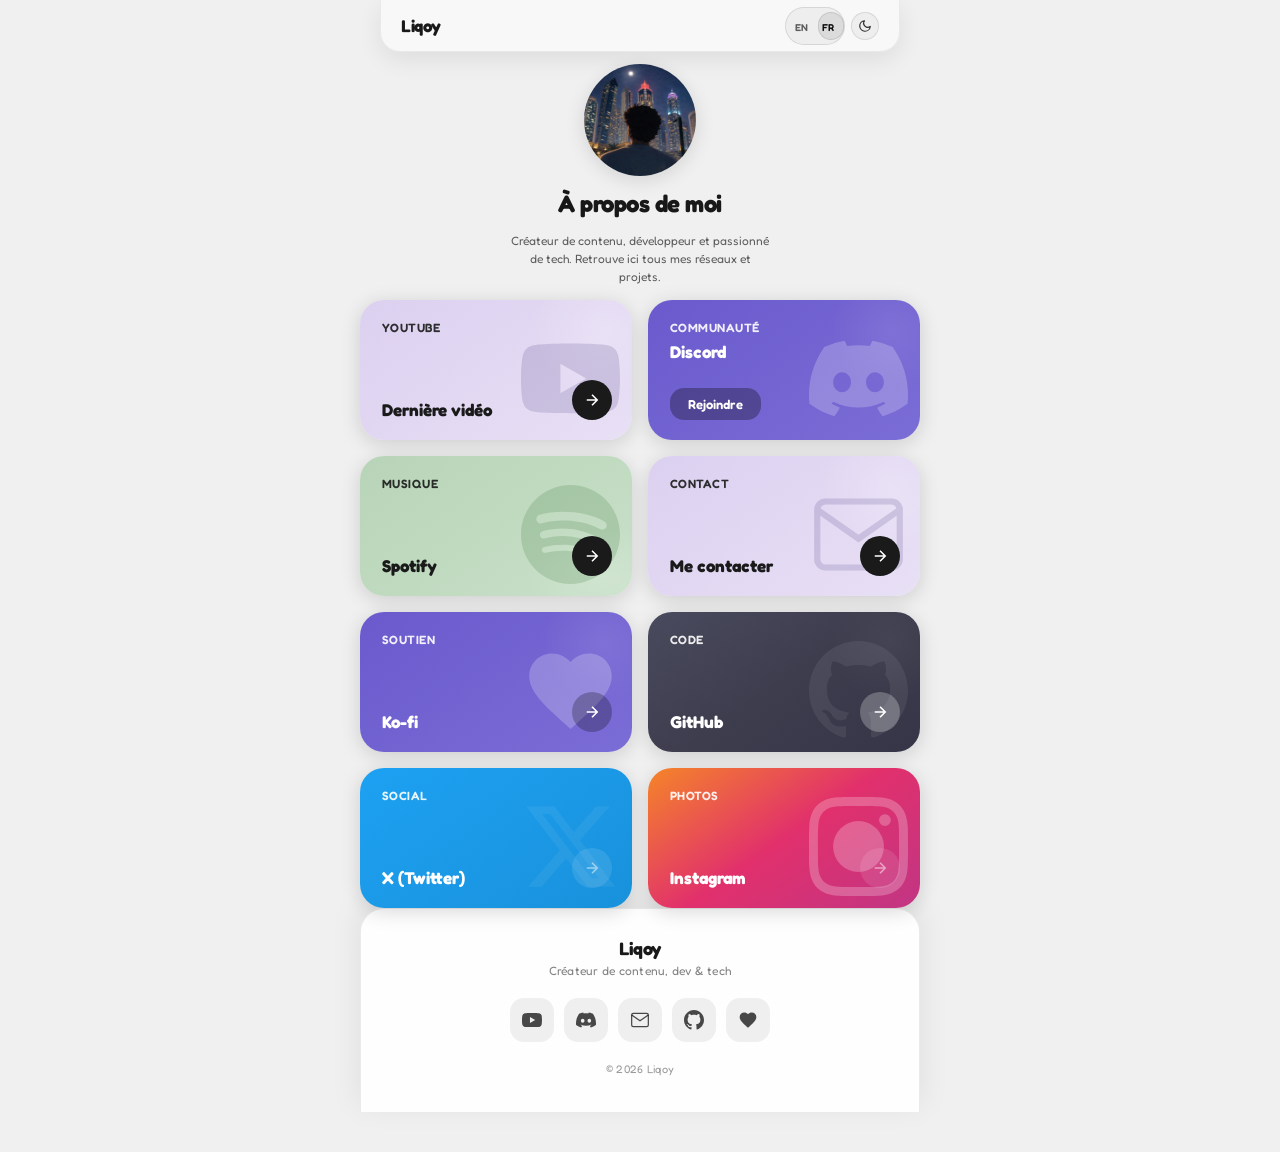
<file: index.html>
<!doctype html>
<html lang="fr">
  <head>
    <meta charset="UTF-8" />
    <meta name="viewport" content="width=device-width, initial-scale=1.0, viewport-fit=cover" />
    <title>Liqoy — Créateur de contenu, développeur & tech</title>
    <meta name="description" content="Liqoy. Créateur de contenu, développeur et passionné de tech. YouTube, Discord, Spotify, GitHub, Ko-fi et contact." />
    <meta name="theme-color" content="#141414" media="(prefers-color-scheme: dark)" />
    <meta name="theme-color" content="#f0f0f0" media="(prefers-color-scheme: light)" />
    <link rel="canonical" href="https://liqoy.github.io/" />
    <meta property="og:type" content="website" />
    <meta property="og:title" content="Liqoy" />
    <meta property="og:description" content="Créateur de contenu, développeur et passionné de tech. Retrouve ici tous mes réseaux et projets." />
    <meta property="og:url" content="https://liqoy.github.io/" />
    <meta property="og:image" content="https://liqoy.github.io/pfpliqoy.png" />
    <meta property="og:locale" content="fr_FR" />
    <meta name="twitter:card" content="summary" />
    <meta name="twitter:title" content="Liqoy" />
    <meta name="twitter:description" content="Créateur de contenu, développeur et passionné de tech." />
    <link rel="icon" href="rounded-image.ico" type="image/x-icon" />
    <link rel="apple-touch-icon" href="pfpliqoy.png" />
    <link rel="preconnect" href="https://fonts.googleapis.com" />
    <link rel="preconnect" href="https://fonts.gstatic.com" crossorigin />
    <link rel="preload" href="https://fonts.googleapis.com/css2?family=Fredoka:wght@300..700&display=swap" as="style" />
    <link rel="stylesheet" href="https://fonts.googleapis.com/css2?family=Fredoka:wght@300..700&display=swap" />
    <link rel="stylesheet" href="style.css" />
    <script type="application/ld+json">
    {"@context":"https://schema.org","@type":"Person","name":"Liqoy","url":"https://liqoy.github.io/","image":"https://liqoy.github.io/pfpliqoy.png","sameAs":["https://www.youtube.com/@Liqoy","https://discord.gg/UqcWfDUxuD","https://github.com/liqoy","https://ko-fi.com/liqoy"],"email":"liqoymc@gmail.com","description":"Créateur de contenu, développeur et passionné de tech."}
    </script>
  </head>
  <body>
    <a href="#main-content" class="skip-link">Aller au contenu</a>
    <header class="site-header">
      <a href="#" class="header-logo" draggable="false">Liqoy</a>
      <div class="header-controls">
        <div class="lang-switch" role="group" aria-label="Language">
          <button class="lang-btn" id="lang-en" type="button">EN</button>
          <button class="lang-btn" id="lang-fr" type="button">FR</button>
        </div>
        <button class="theme-btn" id="theme-toggle" type="button" aria-label="Theme">
          <svg class="theme-icon theme-icon-sun" viewBox="0 0 24 24" aria-hidden="true" focusable="false">
            <circle cx="12" cy="12" r="4" fill="currentColor" />
            <path d="M12 2v2.5M12 19.5V22M2 12h2.5M19.5 12H22M4.22 4.22l1.77 1.77M18.01 18.01l1.77 1.77M19.78 4.22l-1.77 1.77M5.99 18.01l-1.77 1.77" stroke="currentColor" stroke-width="2" stroke-linecap="round" fill="none" />
          </svg>
          <svg class="theme-icon theme-icon-moon" viewBox="0 0 24 24" aria-hidden="true" focusable="false">
            <path d="M21 12.79A9 9 0 1 1 11.21 3a7 7 0 0 0 9.79 9.79Z" stroke="currentColor" stroke-width="2" stroke-linecap="round" stroke-linejoin="round" fill="none" />
          </svg>
        </button>
      </div>
    </header>
    <main id="main-content" class="main-content">
      <section class="hero">
        <img id="pfp" class="pfp" alt="Profile picture" src="pfpliqoy.png" width="112" height="112" decoding="async" loading="eager" fetchpriority="high" draggable="false" />
        <h1 class="title" id="name"></h1>
        <p class="subtitle" id="bio"></p>
        <div class="link-cards">
          <a class="feature-card feature-card--lavender feature-card--youtube" id="link-latest" href="#" draggable="false" data-href="">
            <span class="feature-card__bg-logo" aria-hidden="true"><svg viewBox="0 0 24 24" fill="currentColor"><path d="M23.498 6.186a3.016 3.016 0 0 0-2.122-2.136C19.505 3.545 12 3.545 12 3.545s-7.505 0-9.377.505A3.017 3.017 0 0 0 .502 6.186C0 8.07 0 12 0 12s0 3.93.502 5.814a3.016 3.016 0 0 0 2.122 2.136c1.871.505 9.376.505 9.376.505s7.505 0 9.377-.505a3.015 3.015 0 0 0 2.122-2.136C24 15.93 24 12 24 12s0-3.93-.502-5.814zM9.545 15.568V8.432L15.818 12l-6.273 3.568z"/></svg></span>
            <span class="feature-card__tag" id="link-latest-tag">YouTube</span>
            <span class="feature-card__title" id="link-latest-label">Dernière vidéo</span>
            <span class="feature-card__cta" aria-hidden="true"><span class="feature-card__cta-hover" id="link-latest-cta-hover"></span><svg width="20" height="20" viewBox="0 0 24 24" fill="none" stroke="currentColor" stroke-width="2"><path d="M5 12h14M12 5l7 7-7 7"/></svg></span>
          </a>
          <a class="feature-card feature-card--purple feature-card--discord" id="link-discord" href="#" draggable="false" data-href="">
            <span class="feature-card__bg-logo" aria-hidden="true"><svg viewBox="0 0 24 24" fill="currentColor"><path d="M20.317 4.37a19.79 19.79 0 0 0-4.885-1.515.074.074 0 0 0-.079.037c-.21.375-.445.865-.608 1.25-1.845-.276-3.68-.276-5.487 0-.164-.393-.406-.874-.618-1.25a.077.077 0 0 0-.078-.037 19.74 19.74 0 0 0-4.885 1.515.07.07 0 0 0-.032.028C.533 9.046-.319 13.58.099 18.058a.082.082 0 0 0 .031.056c2.053 1.508 4.041 2.423 5.993 3.03a.078.078 0 0 0 .084-.028c.462-.63.873-1.295 1.226-1.994a.076.076 0 0 0-.042-.106c-.653-.248-1.274-.55-1.872-.892a.077.077 0 0 1-.008-.128c.126-.094.252-.192.372-.291a.074.074 0 0 1 .078-.011c3.928 1.793 8.18 1.793 12.061 0a.074.074 0 0 1 .079.01c.12.099.246.198.373.292a.077.077 0 0 1-.007.128 12.3 12.3 0 0 1-1.873.891.077.077 0 0 0-.041.107c.36.698.772 1.363 1.225 1.993a.076.076 0 0 0 .084.029c1.961-.607 3.95-1.522 6.002-3.029a.077.077 0 0 0 .031-.055c.5-5.177-.838-9.674-3.549-13.66a.061.061 0 0 0-.031-.029zM8.02 15.331c-1.183 0-2.157-1.086-2.157-2.419 0-1.333.955-2.419 2.157-2.419 1.211 0 2.176 1.095 2.157 2.419 0 1.333-.955 2.419-2.157 2.419zm7.975 0c-1.183 0-2.157-1.086-2.157-2.419 0-1.333.955-2.419 2.157-2.419 1.211 0 2.176 1.095 2.157 2.419 0 1.333-.946 2.419-2.157 2.419z"/></svg></span>
            <span class="feature-card__tag" id="link-discord-tag">Communauté</span>
            <span class="feature-card__title" id="link-discord-label">Discord</span>
            <span class="feature-card__cta feature-card__cta--btn" id="link-discord-cta">Rejoindre</span>
          </a>
          <a class="feature-card feature-card--green feature-card--spotify" id="link-spotify" href="#" draggable="false" data-href="">
            <span class="feature-card__bg-logo" aria-hidden="true"><svg viewBox="0 0 24 24" fill="currentColor"><path d="M12 0C5.4 0 0 5.4 0 12s5.4 12 12 12 12-5.4 12-12S18.66 0 12 0zm5.521 17.34c-.24.359-.66.48-1.021.24-2.82-1.74-6.36-2.101-10.561-1.141-.418.122-.779-.179-.899-.539-.12-.421.18-.78.54-.9 4.56-1.021 8.52-.6 11.64 1.32.42.18.479.659.301 1.02zm1.44-3.3c-.301.42-.841.6-1.262.3-3.239-1.98-8.159-2.58-11.939-1.38-.479.12-1.02-.12-1.14-.6-.12-.48.12-1.021.6-1.141C9.6 9.9 15 10.561 18.72 12.84c.361.181.54.78.241 1.2zm.12-3.36C15.24 8.4 8.82 8.16 5.16 9.301c-.6.179-1.2-.181-1.38-.721-.18-.601.18-1.2.72-1.381 4.26-1.26 11.28-1.02 15.721 1.621.539.3.719 1.02.419 1.56-.299.421-1.02.599-1.559.3z"/></svg></span>
            <span class="feature-card__tag" id="link-spotify-tag">Musique</span>
            <span class="feature-card__title" id="link-spotify-label">Spotify</span>
            <span class="feature-card__cta" aria-hidden="true"><span class="feature-card__cta-hover" id="link-spotify-cta-hover"></span><svg width="20" height="20" viewBox="0 0 24 24" fill="none" stroke="currentColor" stroke-width="2"><path d="M5 12h14M12 5l7 7-7 7"/></svg></span>
          </a>
          <a class="feature-card feature-card--lavender feature-card--email" id="link-email" href="#" draggable="false" data-href="contact.html" data-same="1">
            <span class="feature-card__bg-logo" aria-hidden="true"><svg viewBox="0 0 24 24" fill="none" stroke="currentColor" stroke-width="1.5"><path d="M4 4h16c1.1 0 2 .9 2 2v12c0 1.1-.9 2-2 2H4c-1.1 0-2-.9-2-2V6c0-1.1.9-2 2-2z"/><path d="M22 6l-10 7L2 6"/></svg></span>
            <span class="feature-card__tag" id="link-email-tag">Contact</span>
            <span class="feature-card__title" id="link-email-label">Me contacter</span>
            <span class="feature-card__cta" aria-hidden="true"><span class="feature-card__cta-hover" id="link-email-cta-hover"></span><svg width="20" height="20" viewBox="0 0 24 24" fill="none" stroke="currentColor" stroke-width="2"><path d="M5 12h14M12 5l7 7-7 7"/></svg></span>
          </a>
          <a class="feature-card feature-card--purple feature-card--support" id="link-support" href="#" draggable="false" data-href="">
            <span class="feature-card__bg-logo" aria-hidden="true"><svg viewBox="0 0 24 24" fill="currentColor"><path d="M12 21.35l-1.45-1.32C5.4 15.36 2 12.28 2 8.5 2 5.42 4.42 3 7.5 3c1.74 0 3.41.81 4.5 2.09C13.09 3.81 14.76 3 16.5 3 19.58 3 22 5.42 22 8.5c0 3.78-3.4 6.86-8.55 11.54L12 21.35z"/></svg></span>
            <span class="feature-card__tag" id="link-support-tag">Soutien</span>
            <span class="feature-card__title" id="link-support-label">Ko-fi</span>
            <span class="feature-card__cta" aria-hidden="true"><span class="feature-card__cta-hover" id="link-support-cta-hover"></span><svg width="20" height="20" viewBox="0 0 24 24" fill="none" stroke="currentColor" stroke-width="2"><path d="M5 12h14M12 5l7 7-7 7"/></svg></span>
          </a>
          <a class="feature-card feature-card--dark feature-card--github" id="link-github" href="#" draggable="false" data-href="">
            <span class="feature-card__bg-logo" aria-hidden="true"><svg viewBox="0 0 24 24" fill="currentColor"><path d="M12 0c-6.626 0-12 5.373-12 12 0 5.302 3.438 9.8 8.207 11.387.599.111.793-.261.793-.577v-2.234c-3.338.726-4.033-1.416-4.033-1.416-.546-1.387-1.333-1.756-1.333-1.756-1.089-.745.083-.729.083-.729 1.205.084 1.839 1.237 1.839 1.237 1.07 1.834 2.807 1.304 3.492.997.107-.775.418-1.305.762-1.604-2.665-.305-5.467-1.334-5.467-5.931 0-1.311.469-2.381 1.236-3.221-.124-.303-.535-1.524.117-3.176 0 0 1.008-.322 3.301 1.23.957-.266 1.983-.399 3.003-.404 1.02.005 2.047.138 3.006.404 2.291-1.552 3.297-1.23 3.297-1.23.653 1.653.242 2.874.118 3.176.77.84 1.235 1.911 1.235 3.221 0 4.609-2.807 5.624-5.479 5.921.43.372.823 1.102.823 2.222v3.293c0 .319.192.694.801.576 4.765-1.589 8.199-6.086 8.199-11.386 0-6.627-5.373-12-12-12z"/></svg></span>
            <span class="feature-card__tag" id="link-github-tag">Code</span>
            <span class="feature-card__title" id="link-github-label">GitHub</span>
            <span class="feature-card__cta" aria-hidden="true"><span class="feature-card__cta-hover" id="link-github-cta-hover"></span><svg width="20" height="20" viewBox="0 0 24 24" fill="none" stroke="currentColor" stroke-width="2"><path d="M5 12h14M12 5l7 7-7 7"/></svg></span>
          </a>
          <a class="feature-card feature-card--blue feature-card--x link-disabled" id="link-twitter" href="javascript:void(0)" draggable="false" tabindex="-1" aria-disabled="true">
            <span class="feature-card__bg-logo" aria-hidden="true"><svg viewBox="0 0 24 24" fill="currentColor"><path d="M18.244 2.25h3.308l-7.227 8.26 8.502 11.24H16.17l-5.214-6.817L4.99 21.75H1.68l7.73-8.835L1.254 2.25H8.08l4.713 6.231zm-1.161 17.52h1.833L7.084 4.126H5.117z"/></svg></span>
            <span class="feature-card__tag" id="link-twitter-tag">Social</span>
            <span class="feature-card__title" id="link-twitter-label">X (Twitter)</span>
            <span class="feature-card__cta feature-card__cta--disabled" aria-hidden="true"><span class="feature-card__cta-hover" id="link-twitter-cta-hover">Pas de compte</span><svg width="20" height="20" viewBox="0 0 24 24" fill="none" stroke="currentColor" stroke-width="2"><path d="M5 12h14M12 5l7 7-7 7"/></svg></span>
          </a>
          <a class="feature-card feature-card--orange feature-card--instagram link-disabled" id="link-instagram" href="javascript:void(0)" draggable="false" tabindex="-1" aria-disabled="true">
            <span class="feature-card__bg-logo" aria-hidden="true"><svg viewBox="0 0 24 24" fill="currentColor"><path d="M12 2.163c3.204 0 3.584.012 4.85.07 3.252.148 4.771 1.691 4.919 4.919.058 1.265.069 1.645.069 4.849 0 3.205-.012 3.584-.069 4.849-.149 3.225-1.664 4.771-4.919 4.919-1.266.058-1.644.07-4.85.07-3.204 0-3.584-.012-4.849-.07-3.26-.149-4.771-1.699-4.919-4.92-.058-1.265-.07-1.644-.07-4.849 0-3.204.013-3.583.07-4.849.149-3.227 1.664-4.771 4.919-4.919 1.266-.057 1.645-.069 4.849-.069zm0-2.163c-3.259 0-3.667.014-4.947.072-4.358.2-6.78 2.618-6.98 6.98-.059 1.281-.073 1.689-.073 4.948 0 3.259.014 3.668.072 4.948.2 4.358 2.618 6.78 6.98 6.98 1.281.058 1.689.072 4.948.072 3.259 0 3.668-.014 4.948-.072 4.354-.2 6.782-2.618 6.979-6.98.059-1.28.073-1.689.073-4.948 0-3.259-.014-3.667-.072-4.947-.196-4.354-2.617-6.78-6.979-6.98-1.281-.059-1.69-.073-4.949-.073zM5.838 12a6.162 6.162 0 1112.324 0 6.162 6.162 0 01-12.324 0zM12 16a4 4 0 110-8 4 4 0 010 8zm4.965-10.405a1.44 1.44 0 112.881.001 1.44 1.44 0 01-2.881-.001z"/></svg></span>
            <span class="feature-card__tag" id="link-instagram-tag">Photos</span>
            <span class="feature-card__title" id="link-instagram-label">Instagram</span>
            <span class="feature-card__cta feature-card__cta--disabled" aria-hidden="true"><span class="feature-card__cta-hover" id="link-instagram-cta-hover">Pas de compte</span><svg width="20" height="20" viewBox="0 0 24 24" fill="none" stroke="currentColor" stroke-width="2"><path d="M5 12h14M12 5l7 7-7 7"/></svg></span>
          </a>
        </div>
      </section>
    </main>
    <footer class="site-footer">
      <div class="footer-inner">
        <p class="footer-brand">Liqoy</p>
        <p class="footer-tagline" id="footer-tagline">Créateur de contenu, dev & tech</p>
        <nav class="footer-social" aria-label="Réseaux sociaux">
          <a href="#" class="footer-social-link" data-href="https://www.youtube.com/@Liqoy" aria-label="YouTube" draggable="false"><svg width="20" height="20" viewBox="0 0 24 24" fill="currentColor" aria-hidden="true"><path d="M23.498 6.186a3.016 3.016 0 0 0-2.122-2.136C19.505 3.545 12 3.545 12 3.545s-7.505 0-9.377.505A3.017 3.017 0 0 0 .502 6.186C0 8.07 0 12 0 12s0 3.93.502 5.814a3.016 3.016 0 0 0 2.122 2.136c1.871.505 9.376.505 9.376.505s7.505 0 9.377-.505a3.015 3.015 0 0 0 2.122-2.136C24 15.93 24 12 24 12s0-3.93-.502-5.814zM9.545 15.568V8.432L15.818 12l-6.273 3.568z"/></svg></a>
          <a href="#" class="footer-social-link" data-href="https://discord.gg/UqcWfDUxuD" aria-label="Discord" draggable="false"><svg width="20" height="20" viewBox="0 0 24 24" fill="currentColor" aria-hidden="true"><path d="M20.317 4.37a19.79 19.79 0 0 0-4.885-1.515.074.074 0 0 0-.079.037c-.21.375-.445.865-.608 1.25-1.845-.276-3.68-.276-5.487 0-.164-.393-.406-.874-.618-1.25a.077.077 0 0 0-.078-.037 19.74 19.74 0 0 0-4.885 1.515.07.07 0 0 0-.032.028C.533 9.046-.319 13.58.099 18.058a.082.082 0 0 0 .031.056c2.053 1.508 4.041 2.423 5.993 3.03a.078.078 0 0 0 .084-.028c.462-.63.873-1.295 1.226-1.994a.076.076 0 0 0-.042-.106c-.653-.248-1.274-.55-1.872-.892a.077.077 0 0 1-.008-.128c.126-.094.252-.192.372-.291a.074.074 0 0 1 .078-.011c3.928 1.793 8.18 1.793 12.061 0a.074.074 0 0 1 .079.01c.12.099.246.198.373.292a.077.077 0 0 1-.007.128 12.3 12.3 0 0 1-1.873.891.077.077 0 0 0-.041.107c.36.698.772 1.363 1.225 1.993a.076.076 0 0 0 .084.029c1.961-.607 3.95-1.522 6.002-3.029a.077.077 0 0 0 .031-.055c.5-5.177-.838-9.674-3.549-13.66a.061.061 0 0 0-.031-.029zM8.02 15.331c-1.183 0-2.157-1.086-2.157-2.419 0-1.333.955-2.419 2.157-2.419 1.211 0 2.176 1.095 2.157 2.419 0 1.333-.955 2.419-2.157 2.419zm7.975 0c-1.183 0-2.157-1.086-2.157-2.419 0-1.333.955-2.419 2.157-2.419 1.211 0 2.176 1.095 2.157 2.419 0 1.333-.946 2.419-2.157 2.419z"/></svg></a>
          <a href="#" class="footer-social-link" data-href="contact.html" data-same="1" aria-label="Contact" draggable="false"><svg width="20" height="20" viewBox="0 0 24 24" fill="none" stroke="currentColor" stroke-width="1.5" aria-hidden="true"><path d="M4 4h16c1.1 0 2 .9 2 2v12c0 1.1-.9 2-2 2H4c-1.1 0-2-.9-2-2V6c0-1.1.9-2 2-2z"/><path d="M22 6l-10 7L2 6"/></svg></a>
          <a href="#" class="footer-social-link" data-href="https://github.com/liqoy" aria-label="GitHub" draggable="false"><svg width="20" height="20" viewBox="0 0 24 24" fill="currentColor" aria-hidden="true"><path d="M12 0c-6.626 0-12 5.373-12 12 0 5.302 3.438 9.8 8.207 11.387.599.111.793-.261.793-.577v-2.234c-3.338.726-4.033-1.416-4.033-1.416-.546-1.387-1.333-1.756-1.333-1.756-1.089-.745.083-.729.083-.729 1.205.084 1.839 1.237 1.839 1.237 1.07 1.834 2.807 1.304 3.492.997.107-.775.418-1.305.762-1.604-2.665-.305-5.467-1.334-5.467-5.931 0-1.311.469-2.381 1.236-3.221-.124-.303-.535-1.524.117-3.176 0 0 1.008-.322 3.301 1.23.957-.266 1.983-.399 3.003-.404 1.02.005 2.047.138 3.006.404 2.291-1.552 3.297-1.23 3.297-1.23.653 1.653.242 2.874.118 3.176.77.84 1.235 1.911 1.235 3.221 0 4.609-2.807 5.624-5.479 5.921.43.372.823 1.102.823 2.222v3.293c0 .319.192.694.801.576 4.765-1.589 8.199-6.086 8.199-11.386 0-6.627-5.373-12-12-12z"/></svg></a>
          <a href="#" class="footer-social-link" data-href="https://ko-fi.com/liqoy" aria-label="Ko-fi" draggable="false"><svg width="20" height="20" viewBox="0 0 24 24" fill="currentColor" aria-hidden="true"><path d="M12 21.35l-1.45-1.32C5.4 15.36 2 12.28 2 8.5 2 5.42 4.42 3 7.5 3c1.74 0 3.41.81 4.5 2.09C13.09 3.81 14.76 3 16.5 3 19.58 3 22 5.42 22 8.5c0 3.78-3.4 6.86-8.55 11.54L12 21.35z"/></svg></a>
        </nav>
        <p class="footer-copy" id="footer-text">© 2026 Liqoy</p>
      </div>
    </footer>

    <script>
      const config = {
        name: "Liqoy",
        bioEn: "Content creator, developer and tech enthusiast. Find all my links and projects here.",
        bioFr: "Créateur de contenu, développeur et passionné de tech. Retrouve ici tous mes réseaux et projets.",
        latestVideoUrl: "https://www.youtube.com/@Liqoy",
        discordUrl: "https://discord.gg/UqcWfDUxuD",
        spotifyUrl: "https://open.spotify.com/user/liqoy",
        supportUrl: "https://ko-fi.com/liqoy",
        githubUrl: "https://github.com/liqoy",
        email: "liqoymc@gmail.com",
        noAccountEn: "No account",
        noAccountFr: "Pas de compte",
      };

      const elName = document.getElementById("name");
      const elBio = document.getElementById("bio");
      const elLangEn = document.getElementById("lang-en");
      const elLangFr = document.getElementById("lang-fr");
      const elFooterText = document.getElementById("footer-text");

      const i18n = {
        en: {
          title: "About Me",
          bio: config.bioEn,
          footer: "© 2026 Liqoy",
          languageLabel: "Language",
          linkLatestTag: "YouTube",
          linkDiscordTag: "Community",
          linkSpotifyTag: "Music",
          linkEmailTag: "Contact",
          linkSupportTag: "Support",
          linkGithubTag: "Code",
          linkTwitterTag: "Social",
          linkInstagramTag: "Photos",
          linkLatest: "Latest video",
          linkDiscord: "Discord",
          linkSpotify: "Spotify",
          linkEmail: "Contact me",
          linkSupport: "Ko-fi",
          linkGithub: "GitHub",
          linkTwitter: "X (Twitter)",
          linkInstagram: "Instagram",
          linkDiscordCta: "Join",
          ctaOpen: "Open",
          ctaVisit: "Visit",
          ctaNoAccount: config.noAccountEn,
          footerTagline: "Content creator, dev & tech",
        },
        fr: {
          title: "À propos de moi",
          bio: config.bioFr,
          footer: "© 2026 Liqoy",
          languageLabel: "Langue",
          linkLatestTag: "YouTube",
          linkDiscordTag: "Communauté",
          linkSpotifyTag: "Musique",
          linkEmailTag: "Contact",
          linkSupportTag: "Soutien",
          linkGithubTag: "Code",
          linkTwitterTag: "Social",
          linkInstagramTag: "Photos",
          linkLatest: "Dernière vidéo",
          linkDiscord: "Discord",
          linkSpotify: "Spotify",
          linkEmail: "Me contacter",
          linkSupport: "Ko-fi",
          linkGithub: "GitHub",
          linkTwitter: "X (Twitter)",
          linkInstagram: "Instagram",
          linkDiscordCta: "Rejoindre",
          ctaOpen: "Ouvrir",
          ctaVisit: "Visiter",
          ctaNoAccount: config.noAccountFr,
          footerTagline: "Créateur de contenu, dev & tech",
        },
      };

      function setActiveLang(lang) {
        const dict = i18n[lang] || i18n.fr;
        document.documentElement.lang = lang;
        elName.textContent = dict.title;
        elBio.textContent = dict.bio;
        if (elFooterText) elFooterText.textContent = dict.footer;
        document.querySelector(".lang-switch")?.setAttribute("aria-label", dict.languageLabel);
        const set = (id, text) => { const el = document.getElementById(id); if (el) el.textContent = text; };
        set("link-latest-tag", dict.linkLatestTag);
        set("link-discord-tag", dict.linkDiscordTag);
        set("link-spotify-tag", dict.linkSpotifyTag);
        set("link-email-tag", dict.linkEmailTag);
        set("link-support-tag", dict.linkSupportTag);
        set("link-github-tag", dict.linkGithubTag);
        set("link-twitter-tag", dict.linkTwitterTag);
        set("link-instagram-tag", dict.linkInstagramTag);
        set("link-latest-label", dict.linkLatest);
        set("link-discord-label", dict.linkDiscord);
        set("link-spotify-label", dict.linkSpotify);
        set("link-email-label", dict.linkEmail);
        set("link-support-label", dict.linkSupport);
        set("link-github-label", dict.linkGithub);
        set("link-twitter-label", dict.linkTwitter);
        set("link-instagram-label", dict.linkInstagram);
        set("link-discord-cta", dict.linkDiscordCta);
        set("link-latest-cta-hover", dict.ctaOpen);
        set("link-spotify-cta-hover", dict.ctaOpen);
        set("link-email-cta-hover", dict.ctaVisit);
        set("link-support-cta-hover", dict.ctaOpen);
        set("link-github-cta-hover", dict.ctaOpen);
        set("link-twitter-cta-hover", dict.ctaNoAccount);
        set("link-instagram-cta-hover", dict.ctaNoAccount);
        set("footer-tagline", dict.footerTagline);
        elLangEn.classList.toggle("active", lang === "en");
        elLangFr.classList.toggle("active", lang === "fr");
        localStorage.setItem("lang", lang);
      }

      elLangEn.addEventListener("click", () => setActiveLang("en"));
      elLangFr.addEventListener("click", () => setActiveLang("fr"));

      const savedLang = localStorage.getItem("lang");
      setActiveLang(savedLang === "en" ? "en" : "fr");

      document.getElementById("link-latest").setAttribute("data-href", config.latestVideoUrl);
      document.getElementById("link-discord").setAttribute("data-href", config.discordUrl);
      document.getElementById("link-spotify").setAttribute("data-href", config.spotifyUrl);
      document.getElementById("link-email").setAttribute("data-href", "contact.html");
      document.getElementById("link-support").setAttribute("data-href", config.supportUrl);
      document.getElementById("link-github").setAttribute("data-href", config.githubUrl);

      document.body.addEventListener("click", function(e) {
        var a = e.target.closest("a[data-href]");
        if (!a || a.classList.contains("link-disabled")) return;
        var url = a.getAttribute("data-href");
        if (!url || url === "#") return;
        e.preventDefault();
        if (a.getAttribute("data-same") === "1") location.href = url;
        else window.open(url, "_blank", "noopener,noreferrer");
      });

      document.addEventListener("contextmenu", function(e) { e.preventDefault(); });
      document.addEventListener("copy", function(e) { e.preventDefault(); });
      document.addEventListener("dragstart", function(e) {
        if (e.target.tagName === "A" || e.target.tagName === "IMG" || e.target.closest("a")) e.preventDefault();
      });

      const elThemeToggle = document.getElementById("theme-toggle");
      function applyTheme(theme) {
        document.documentElement.setAttribute("data-theme", theme);
        localStorage.setItem("theme", theme);
      }

      const savedTheme = localStorage.getItem("theme");
      const prefersLight = window.matchMedia && window.matchMedia("(prefers-color-scheme: light)").matches;
      applyTheme(savedTheme || (prefersLight ? "light" : "dark"));

      elThemeToggle.addEventListener("click", () => {
        const current = document.documentElement.getAttribute("data-theme") || "dark";
        applyTheme(current === "light" ? "dark" : "light");
      });

      const header = document.querySelector(".site-header");
      const headerScrollThreshold = 20;
      function updateHeaderScroll() {
        if (window.scrollY > headerScrollThreshold) {
          header?.classList.add("header-scrolled");
        } else {
          header?.classList.remove("header-scrolled");
        }
      }
      window.addEventListener("scroll", updateHeaderScroll, { passive: true });
      updateHeaderScroll();
    </script>
  </body>
</html>
</file>
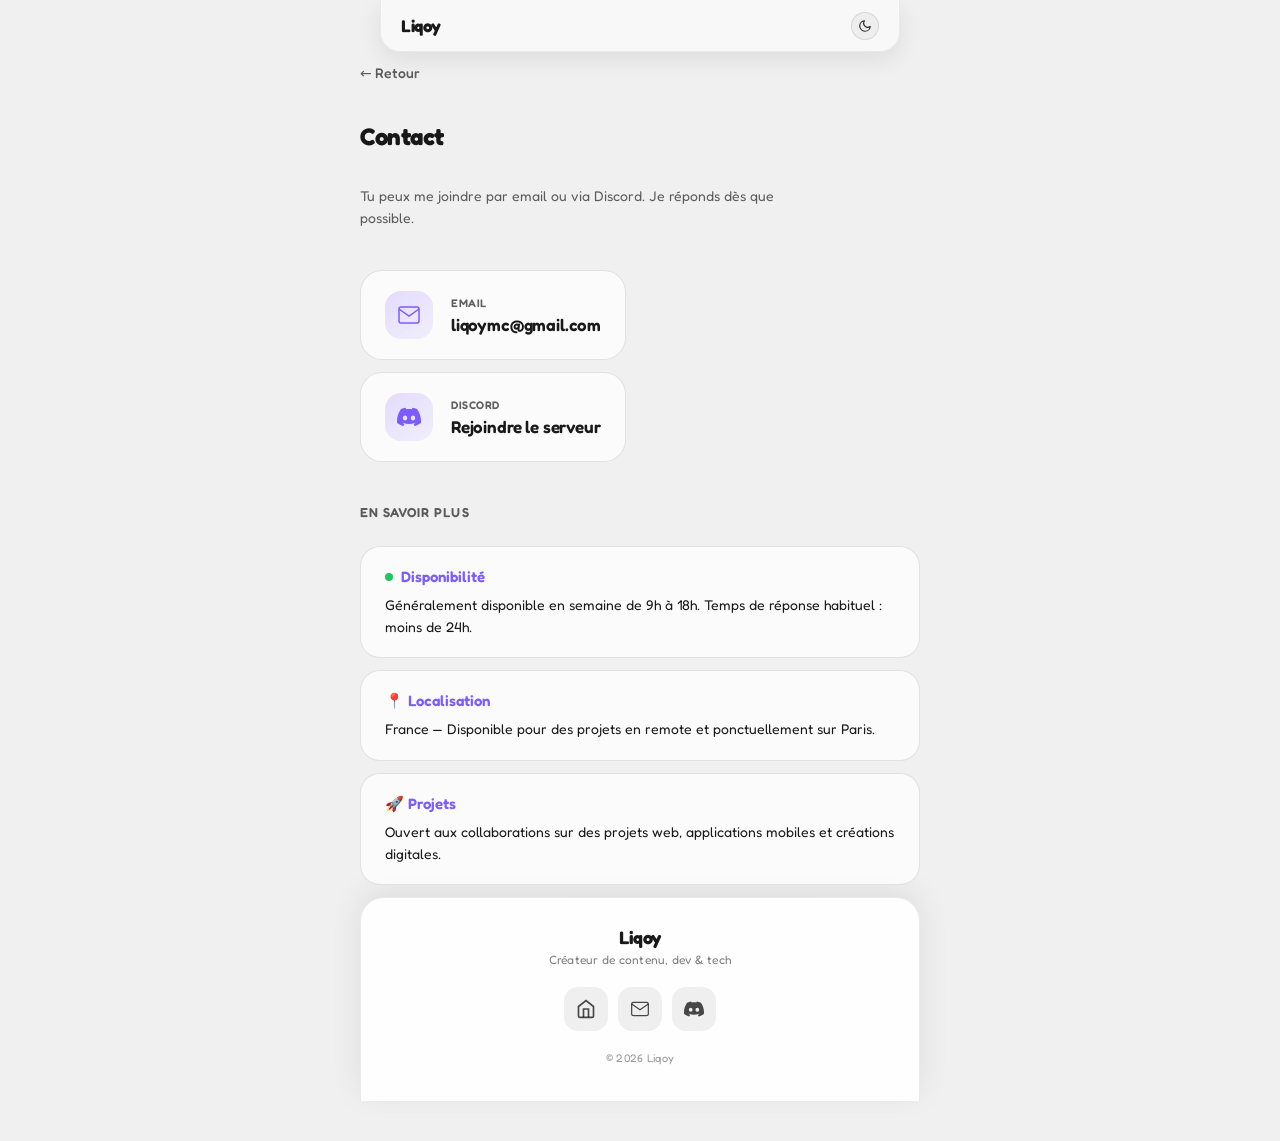
<file: contact.html>
<!doctype html>
<html lang="fr">
  <head>
    <meta charset="UTF-8" />
    <meta name="viewport" content="width=device-width, initial-scale=1.0, viewport-fit=cover" />
    <title>Contact — Liqoy</title>
    <meta name="description" content="Contacter Liqoy par email ou Discord. Créateur de contenu et développeur." />
    <meta name="theme-color" content="#141414" media="(prefers-color-scheme: dark)" />
    <meta name="theme-color" content="#f0f0f0" media="(prefers-color-scheme: light)" />
    <link rel="canonical" href="https://liqoy.github.io/contact.html" />
    <meta property="og:type" content="website" />
    <meta property="og:title" content="Contact — Liqoy" />
    <meta property="og:description" content="Contacter Liqoy par email ou Discord." />
    <meta property="og:url" content="https://liqoy.github.io/contact.html" />
    <link rel="icon" href="rounded-image.ico" type="image/x-icon" />
    <link rel="apple-touch-icon" href="pfpliqoy.png" />
    <link rel="preconnect" href="https://fonts.googleapis.com" />
    <link rel="preconnect" href="https://fonts.gstatic.com" crossorigin />
    <link rel="stylesheet" href="https://fonts.googleapis.com/css2?family=Fredoka:wght@300..700&display=swap" />
    <link rel="stylesheet" href="style.css" />
    <style>
      .contact-page { max-width: 560px; margin: 0 auto; width: 100%; }
      .contact-title { font-size: 24px; margin: 0 0 6px; letter-spacing: -0.02em; font-weight: 700; }
      .contact-intro { color: var(--muted); font-size: 14px; line-height: 1.55; margin-bottom: 28px; max-width: 420px; }
      .contact-cards { display: flex; flex-direction: column; gap: 12px; margin-bottom: 28px; }
      .contact-card {
        display: flex; align-items: center; gap: 18px;
        padding: 20px 24px; border-radius: 22px;
        background: var(--card); border: 1px solid var(--card-border);
        text-decoration: none; color: var(--text);
        transition: transform 220ms cubic-bezier(0.34, 1.56, 0.64, 1), box-shadow 220ms ease, border-color 200ms ease;
      }
      .contact-card:hover {
        transform: translateY(-4px);
        box-shadow: 0 12px 32px rgba(0, 0, 0, 0.25);
        border-color: rgba(255, 255, 255, 0.15);
      }
      html[data-theme="light"] .contact-card:hover { border-color: rgba(0, 0, 0, 0.12); box-shadow: 0 12px 32px rgba(0, 0, 0, 0.1); }
      .contact-card__icon {
        width: 48px; height: 48px;
        border-radius: 16px;
        background: linear-gradient(145deg, rgba(124, 92, 255, 0.2), rgba(124, 92, 255, 0.08));
        color: var(--accent);
        display: flex; align-items: center; justify-content: center;
        flex-shrink: 0;
        transition: transform 200ms ease;
      }
      .contact-card:hover .contact-card__icon { transform: scale(1.05); }
      .contact-card__icon svg { width: 24px; height: 24px; }
      .contact-card__label { font-size: 11px; color: var(--muted); margin-bottom: 4px; text-transform: uppercase; letter-spacing: 0.05em; font-weight: 600; }
      .contact-card__value { font-size: 17px; font-weight: 600; letter-spacing: -0.01em; }
      .contact-back { display: inline-flex; align-items: center; gap: 8px; margin-bottom: 28px; color: var(--muted); text-decoration: none; font-size: 14px; font-weight: 500; transition: color 180ms ease, transform 180ms ease; }
      .contact-back:hover { color: var(--text); transform: translateX(-2px); }
      .contact-section-title { font-size: 13px; font-weight: 600; color: var(--muted); text-transform: uppercase; letter-spacing: 0.08em; margin: 0 0 12px 0; }
      .contact-info {
        padding: 20px 24px; border-radius: 20px;
        background: var(--card); border: 1px solid var(--card-border);
        margin-bottom: 12px;
        transition: border-color 200ms ease, box-shadow 200ms ease;
      }
      .contact-info:hover { border-color: rgba(255, 255, 255, 0.12); box-shadow: 0 4px 20px rgba(0, 0, 0, 0.15); }
      html[data-theme="light"] .contact-info:hover { border-color: rgba(0, 0, 0, 0.1); }
      .contact-info h3 { margin: 0 0 8px 0; font-size: 15px; color: var(--accent); display: flex; align-items: center; gap: 8px; font-weight: 600; }
      .contact-info p { margin: 0; font-size: 14px; line-height: 1.55; color: var(--text); }
      .status-indicator { display: inline-block; width: 8px; height: 8px; border-radius: 50%; background: #22c55e; animation: contactPulse 2s ease-in-out infinite; }
      @keyframes contactPulse { 0%, 100% { opacity: 1; transform: scale(1); } 50% { opacity: 0.7; transform: scale(1.1); } }
    </style>
  </head>
  <body>
    <a href="#main-content" class="skip-link">Aller au contenu</a>
    <header class="site-header">
      <a href="index.html" class="header-logo">Liqoy</a>
      <div class="header-controls">
        <button class="theme-btn" id="theme-toggle" type="button" aria-label="Theme">
        <svg class="theme-icon theme-icon-sun" viewBox="0 0 24 24" aria-hidden="true" focusable="false">
          <circle cx="12" cy="12" r="4" fill="currentColor" />
          <path d="M12 2v2.5M12 19.5V22M2 12h2.5M19.5 12H22M4.22 4.22l1.77 1.77M18.01 18.01l1.77 1.77M19.78 4.22l-1.77 1.77M5.99 18.01l-1.77 1.77" stroke="currentColor" stroke-width="2" stroke-linecap="round" fill="none" />
        </svg>
        <svg class="theme-icon theme-icon-moon" viewBox="0 0 24 24" aria-hidden="true" focusable="false">
          <path d="M21 12.79A9 9 0 1 1 11.21 3a7 7 0 0 0 9.79 9.79Z" stroke="currentColor" stroke-width="2" stroke-linecap="round" stroke-linejoin="round" fill="none" />
        </svg>
        </button>
      </div>
    </header>
    <main id="main-content" class="main-content">
      <section class="hero contact-page" style="align-items: flex-start; text-align: left;">
        <a href="index.html" class="contact-back">← Retour</a>
        <h1 class="title contact-title">Contact</h1>
        <p class="contact-intro">Tu peux me joindre par email ou via Discord. Je réponds dès que possible.</p>
        <div class="contact-cards">
          <a class="contact-card" href="mailto:liqoymc@gmail.com">
            <span class="contact-card__icon" aria-hidden="true">
              <svg viewBox="0 0 24 24" fill="none" stroke="currentColor" stroke-width="1.5"><path d="M4 4h16c1.1 0 2 .9 2 2v12c0 1.1-.9 2-2 2H4c-1.1 0-2-.9-2-2V6c0-1.1.9-2 2-2z"/><path d="M22 6l-10 7L2 6"/></svg>
            </span>
            <div>
              <div class="contact-card__label">Email</div>
              <div class="contact-card__value">liqoymc@gmail.com</div>
            </div>
          </a>
          <a class="contact-card" href="https://discord.gg/UqcWfDUxuD" target="_blank" rel="noreferrer">
            <span class="contact-card__icon" aria-hidden="true">
              <svg viewBox="0 0 24 24" fill="currentColor"><path d="M20.317 4.37a19.79 19.79 0 0 0-4.885-1.515.074.074 0 0 0-.079.037c-.21.375-.445.865-.608 1.25-1.845-.276-3.68-.276-5.487 0-.164-.393-.406-.874-.618-1.25a.077.077 0 0 0-.078-.037 19.74 19.74 0 0 0-4.885 1.515.07.07 0 0 0-.032.028C.533 9.046-.319 13.58.099 18.058a.082.082 0 0 0 .031.056c2.053 1.508 4.041 2.423 5.993 3.03a.078.078 0 0 0 .084-.028c.462-.63.873-1.295 1.226-1.994a.076.076 0 0 0-.042-.106c-.653-.248-1.274-.55-1.872-.892a.077.077 0 0 1-.008-.128c.126-.094.252-.192.372-.291a.074.074 0 0 1 .078-.011c3.928 1.793 8.18 1.793 12.061 0a.074.074 0 0 1 .079.01c.12.099.246.198.373.292a.077.077 0 0 1-.007.128 12.3 12.3 0 0 1-1.873.891.077.077 0 0 0-.041.107c.36.698.772 1.363 1.225 1.993a.076.076 0 0 0 .084.029c1.961-.607 3.95-1.522 6.002-3.029a.077.077 0 0 0 .031-.055c.5-5.177-.838-9.674-3.549-13.66a.061.061 0 0 0-.031-.029zM8.02 15.331c-1.183 0-2.157-1.086-2.157-2.419 0-1.333.955-2.419 2.157-2.419 1.211 0 2.176 1.095 2.157 2.419 0 1.333-.955 2.419-2.157 2.419zm7.975 0c-1.183 0-2.157-1.086-2.157-2.419 0-1.333.955-2.419 2.157-2.419 1.211 0 2.176 1.095 2.157 2.419 0 1.333-.946 2.419-2.157 2.419z"/></svg>
            </span>
            <div>
              <div class="contact-card__label">Discord</div>
              <div class="contact-card__value">Rejoindre le serveur</div>
            </div>
          </a>
        </div>
        <h2 class="contact-section-title">En savoir plus</h2>
        <div>
          <div class="contact-info">
            <h3><span class="status-indicator"></span> Disponibilité</h3>
            <p>Généralement disponible en semaine de 9h à 18h. Temps de réponse habituel : moins de 24h.</p>
          </div>
          
          <div class="contact-info">
            <h3>📍 Localisation</h3>
            <p>France — Disponible pour des projets en remote et ponctuellement sur Paris.</p>
          </div>
          <div class="contact-info">
            <h3>🚀 Projets</h3>
            <p>Ouvert aux collaborations sur des projets web, applications mobiles et créations digitales.</p>
          </div>
        </div>
      </section>
    </main>
    <footer class="site-footer">
      <div class="footer-inner">
        <p class="footer-brand">Liqoy</p>
        <p class="footer-tagline">Créateur de contenu, dev & tech</p>
        <nav class="footer-social" aria-label="Raccourcis">
          <a href="index.html" class="footer-social-link" aria-label="Accueil" draggable="false"><svg width="20" height="20" viewBox="0 0 24 24" fill="none" stroke="currentColor" stroke-width="2" aria-hidden="true"><path d="M3 9l9-7 9 7v11a2 2 0 0 1-2 2H5a2 2 0 0 1-2-2z"/><polyline points="9 22 9 12 15 12 15 22"/></svg></a>
          <a href="mailto:liqoymc@gmail.com" class="footer-social-link" aria-label="Email" draggable="false"><svg width="20" height="20" viewBox="0 0 24 24" fill="none" stroke="currentColor" stroke-width="1.5" aria-hidden="true"><path d="M4 4h16c1.1 0 2 .9 2 2v12c0 1.1-.9 2-2 2H4c-1.1 0-2-.9-2-2V6c0-1.1.9-2 2-2z"/><path d="M22 6l-10 7L2 6"/></svg></a>
          <a href="https://discord.gg/UqcWfDUxuD" target="_blank" rel="noopener noreferrer" class="footer-social-link" aria-label="Discord" draggable="false"><svg width="20" height="20" viewBox="0 0 24 24" fill="currentColor" aria-hidden="true"><path d="M20.317 4.37a19.79 19.79 0 0 0-4.885-1.515.074.074 0 0 0-.079.037c-.21.375-.445.865-.608 1.25-1.845-.276-3.68-.276-5.487 0-.164-.393-.406-.874-.618-1.25a.077.077 0 0 0-.078-.037 19.74 19.74 0 0 0-4.885 1.515.07.07 0 0 0-.032.028C.533 9.046-.319 13.58.099 18.058a.082.082 0 0 0 .031.056c2.053 1.508 4.041 2.423 5.993 3.03a.078.078 0 0 0 .084-.028c.462-.63.873-1.295 1.226-1.994a.076.076 0 0 0-.042-.106c-.653-.248-1.274-.55-1.872-.892a.077.077 0 0 1-.008-.128c.126-.094.252-.192.372-.291a.074.074 0 0 1 .078-.011c3.928 1.793 8.18 1.793 12.061 0a.074.074 0 0 1 .079.01c.12.099.246.198.373.292a.077.077 0 0 1-.007.128 12.3 12.3 0 0 1-1.873.891.077.077 0 0 0-.041.107c.36.698.772 1.363 1.225 1.993a.076.076 0 0 0 .084.029c1.961-.607 3.95-1.522 6.002-3.029a.077.077 0 0 0 .031-.055c.5-5.177-.838-9.674-3.549-13.66a.061.061 0 0 0-.031-.029zM8.02 15.331c-1.183 0-2.157-1.086-2.157-2.419 0-1.333.955-2.419 2.157-2.419 1.211 0 2.176 1.095 2.157 2.419 0 1.333-.955 2.419-2.157 2.419zm7.975 0c-1.183 0-2.157-1.086-2.157-2.419 0-1.333.955-2.419 2.157-2.419 1.211 0 2.176 1.095 2.157 2.419 0 1.333-.946 2.419-2.157 2.419z"/></svg></a>
        </nav>
        <p class="footer-copy">© 2026 Liqoy</p>
      </div>
    </footer>

    <script>
      const elThemeToggle = document.getElementById("theme-toggle");
      function applyTheme(theme) {
        document.documentElement.setAttribute("data-theme", theme);
        localStorage.setItem("theme", theme);
      }
      const savedTheme = localStorage.getItem("theme");
      const prefersLight = window.matchMedia && window.matchMedia("(prefers-color-scheme: light)").matches;
      applyTheme(savedTheme || (prefersLight ? "light" : "dark"));
      elThemeToggle.addEventListener("click", () => {
        const current = document.documentElement.getAttribute("data-theme") || "dark";
        applyTheme(current === "light" ? "dark" : "light");
      });
      const header = document.querySelector(".site-header");
      function updateHeaderScroll() {
        header?.classList.toggle("header-scrolled", window.scrollY > 20);
      }
      window.addEventListener("scroll", updateHeaderScroll, { passive: true });
      updateHeaderScroll();
    </script>
  </body>
</html>
</file>
<file: style.css>
:root {
  --bg0: #0b1020;
  --bg1: #0b1836;
  --card: rgba(255, 255, 255, 0.06);
  --card-border: rgba(255, 255, 255, 0.12);
  --text: rgba(255, 255, 255, 0.92);
  --muted: rgba(255, 255, 255, 0.7);
  --accent: #7c5cff;
  --accent2: #22c55e;
}

/* Bloquer les messages des liens en bas à gauche */
a {
  -webkit-user-select: none;
  -moz-user-select: none;
  -ms-user-select: none;
  user-select: none;
}

/* Cacher le statut du navigateur en bas à gauche */
body {
  -webkit-touch-callout: none;
  -webkit-user-select: none !important;
  -khtml-user-select: none !important;
  -moz-user-select: none !important;
  -ms-user-select: none !important;
  user-select: none !important;
}

/* Empêcher le drag and drop des images */
img, svg {
  -webkit-user-drag: none;
  -khtml-user-drag: none;
  -moz-user-drag: none;
  -o-user-drag: none;
  drag: none;
  pointer-events: none;
}

/* Empêcher la sélection de texte (on peut rien copier) */
* {
  -webkit-user-select: none !important;
  -moz-user-select: none !important;
  -ms-user-select: none !important;
  user-select: none !important;
}

/* Autoriser la sélection pour les inputs et textareas */
input, textarea, [contenteditable] {
  -webkit-user-select: text;
  -moz-user-select: text;
  -ms-user-select: text;
  user-select: text;
}

/* Autoriser les clics sur les éléments interactifs */
.feature-card, .footer-link, .footer-social-link, .lang-btn, .theme-btn, .header-logo, .contact-card {
  pointer-events: auto !important;
}

/* Cartes désactivées (X, Instagram) */
a.link-disabled {
  pointer-events: none !important;
  cursor: default;
}

/* Autoriser les SVG dans les boutons */
button svg, .feature-card__bg-logo, .feature-card__cta svg {
  pointer-events: auto !important;
}

html[data-theme="light"] {
  --text: rgba(0, 0, 0, 0.9);
  --muted: rgba(0, 0, 0, 0.62);
  --card: rgba(255, 255, 255, 0.72);
  --card-border: rgba(0, 0, 0, 0.1);
}

* {
  box-sizing: border-box;
}

html {
  height: 100%;
  overflow-y: auto;
  overflow-x: hidden;
}

body {
  margin: 0;
  min-height: 100vh;
  font-family: Fredoka, system-ui, sans-serif;
  color: var(--text);
  background: #141414;
  position: relative;
  overflow-x: hidden;
  overflow-y: auto;
  display: flex;
  flex-direction: column;
  align-items: center;
  padding: 24px;
  padding-top: max(64px, env(safe-area-inset-top));
  padding-bottom: max(40px, env(safe-area-inset-bottom));
  padding-left: max(24px, env(safe-area-inset-left));
  padding-right: max(24px, env(safe-area-inset-right));
  animation: pageFade 400ms cubic-bezier(0.25, 0.46, 0.45, 0.94) both;
}

html[data-theme="light"] body {
  background: #f0f0f0;
}

.site-header {
  position: fixed;
  top: 0;
  left: 50%;
  transform: translateX(-50%);
  width: calc(100% - 40px);
  max-width: 520px;
  height: 52px;
  display: flex;
  align-items: center;
  justify-content: space-between;
  padding: 0 20px;
  background: rgba(20, 20, 20, 0.55);
  backdrop-filter: blur(24px);
  -webkit-backdrop-filter: blur(24px);
  border: 1px solid rgba(255, 255, 255, 0.06);
  border-top: none;
  border-radius: 0 0 20px 20px;
  z-index: 3;
  box-shadow: 0 8px 24px rgba(0, 0, 0, 0.25);
  animation: headerIntro 0.3s ease-out both;
  transition: all 0.3s ease;
}

.site-header.header-scrolled {
  top: 14px;
  left: 50%;
  right: auto;
  width: calc(100% - 80px);
  max-width: 480px;
  transform: translateX(-50%);
  background: rgba(20, 20, 20, 0.6);
  backdrop-filter: blur(20px);
  -webkit-backdrop-filter: blur(20px);
  border: 1px solid rgba(255, 255, 255, 0.08);
  border-radius: 20px;
  box-shadow: 0 4px 20px rgba(0, 0, 0, 0.2);
}

@keyframes headerIntro {
  0% { opacity: 0; transform: translateX(-50%) translateY(-8px); }
  100% { opacity: 1; transform: translateX(-50%) translateY(0); }
}

html[data-theme="light"] .site-header {
  background: rgba(255, 255, 255, 0.5);
  border-color: rgba(0, 0, 0, 0.06);
  box-shadow: 0 8px 24px rgba(0, 0, 0, 0.08);
}

html[data-theme="light"] .site-header.header-scrolled {
  background: rgba(255, 255, 255, 0.65);
  border-color: rgba(0, 0, 0, 0.1);
  box-shadow: 0 10px 36px rgba(0, 0, 0, 0.12);
}

.header-logo {
  font-size: 17px;
  font-weight: 700;
  letter-spacing: -0.02em;
  color: var(--text);
  text-decoration: none;
  transition: opacity 180ms ease;
}

.header-logo:hover {
  opacity: 0.85;
}

.header-center {
  font-size: 18px;
  font-weight: 300;
  color: rgba(255, 255, 255, 0.3);
  letter-spacing: 0.2em;
  user-select: none;
  pointer-events: none;
}

html[data-theme="light"] .header-center {
  color: rgba(0, 0, 0, 0.2);
}

.header-controls {
  display: flex;
  align-items: center;
  gap: 6px;
}

/* Skip link – accessibilité clavier */
.skip-link {
  position: absolute;
  top: -100px;
  left: 50%;
  transform: translateX(-50%);
  z-index: 100;
  padding: 12px 24px;
  background: var(--accent);
  color: #fff;
  font-weight: 600;
  font-size: 14px;
  text-decoration: none;
  border-radius: 12px;
  transition: top 0.2s ease, box-shadow 0.2s ease;
  box-shadow: 0 4px 20px rgba(124, 92, 255, 0.4);
}

.skip-link:focus {
  top: 16px;
  outline: none;
  box-shadow: 0 4px 24px rgba(124, 92, 255, 0.5);
}

/* Focus visible – accessibilité */
a:focus-visible,
button:focus-visible {
  outline: 2px solid var(--accent);
  outline-offset: 3px;
}

/* Nouveau footer */
.site-footer {
  width: 100%;
  max-width: 560px;
  margin-top: auto;
  padding: 0;
  flex-shrink: 0;
}

.footer-inner {
  padding: 28px 24px 36px;
  width: 100%;
  box-sizing: border-box;
  background: rgba(13, 13, 13, 0.95);
  backdrop-filter: blur(16px);
  -webkit-backdrop-filter: blur(16px);
  border-radius: 24px 24px 0 0;
  border: 1px solid rgba(255, 255, 255, 0.06);
  border-bottom: none;
  text-align: center;
  box-shadow: 0 -8px 32px rgba(0, 0, 0, 0.25);
  min-height: 0;
  overflow: hidden;
  animation: popIn 0.55s cubic-bezier(0.34, 1.56, 0.64, 1) 0.48s both;
}

.footer-brand {
  margin: 0 0 4px;
  font-size: 18px;
  font-weight: 700;
  letter-spacing: -0.02em;
  color: rgba(255, 255, 255, 0.95);
}

.footer-tagline {
  margin: 0 0 20px;
  font-size: 12px;
  color: rgba(255, 255, 255, 0.5);
  letter-spacing: 0.02em;
}

.footer-social {
  display: flex;
  flex-wrap: wrap;
  align-items: center;
  justify-content: center;
  gap: 10px;
  margin-bottom: 20px;
}

.footer-social-link {
  display: inline-flex;
  align-items: center;
  justify-content: center;
  width: 44px;
  height: 44px;
  border-radius: 14px;
  background: rgba(255, 255, 255, 0.06);
  color: rgba(255, 255, 255, 0.75);
  text-decoration: none;
  transition: background 180ms ease, color 180ms ease, transform 180ms ease;
}

.footer-social-link:hover {
  background: rgba(255, 255, 255, 0.12);
  color: rgba(255, 255, 255, 0.95);
  transform: translateY(-2px);
}

.footer-social-link svg {
  width: 20px;
  height: 20px;
  pointer-events: none;
}

.footer-copy {
  margin: 0;
  font-size: 11px;
  color: rgba(255, 255, 255, 0.35);
  letter-spacing: 0.03em;
}

/* Footer thème clair */
html[data-theme="light"] .footer-inner {
  background: rgba(255, 255, 255, 0.9);
  border-color: rgba(0, 0, 0, 0.08);
  box-shadow: 0 -8px 32px rgba(0, 0, 0, 0.08);
}

html[data-theme="light"] .footer-brand {
  color: rgba(0, 0, 0, 0.9);
}

html[data-theme="light"] .footer-tagline {
  color: rgba(0, 0, 0, 0.5);
}

html[data-theme="light"] .footer-social-link {
  background: rgba(0, 0, 0, 0.06);
  color: rgba(0, 0, 0, 0.7);
}

html[data-theme="light"] .footer-social-link:hover {
  background: rgba(0, 0, 0, 0.1);
  color: rgba(0, 0, 0, 0.95);
}

html[data-theme="light"] .footer-copy {
  color: rgba(0, 0, 0, 0.4);
}

.main-content {
  width: min(560px, 100%);
  position: relative;
  z-index: 1;
  flex: 1;
  min-height: 0;
}

.hero {
  display: flex;
  flex-direction: column;
  align-items: center;
  text-align: center;
  gap: 14px;
  width: 100%;
}

/* Pop-up hero (index) */
.hero .pfp {
  animation: popIn 0.55s cubic-bezier(0.34, 1.56, 0.64, 1) 0.05s both;
}

.hero .title {
  animation: popIn 0.5s cubic-bezier(0.34, 1.56, 0.64, 1) 0.12s both;
}

.hero .subtitle {
  animation: popIn 0.5s cubic-bezier(0.34, 1.56, 0.64, 1) 0.18s both;
}

.lang-switch {
  display: flex;
  gap: 2px;
  padding: 4px;
  border-radius: 999px;
  background: rgba(255, 255, 255, 0.05);
  border: 1px solid rgba(255, 255, 255, 0.08);
  position: relative;
}

.lang-switch::before {
  content: "";
  position: absolute;
  top: 4px;
  bottom: 4px;
  left: 4px;
  width: 24px;
  border-radius: 999px;
  background: rgba(255, 255, 255, 0.12);
  border: 1px solid rgba(255, 255, 255, 0.1);
  transform: translateX(0);
  transition: transform 140ms ease;
  z-index: 0;
}

html[lang="fr"] .lang-switch::before {
  transform: translateX(28px);
}

.theme-btn {
  appearance: none;
  border: 1px solid rgba(255, 255, 255, 0.08);
  background: rgba(255, 255, 255, 0.05);
  color: rgba(255, 255, 255, 0.9);
  width: 28px;
  height: 28px;
  border-radius: 999px;
  cursor: pointer;
  transition: transform 140ms ease, background 140ms ease, border-color 140ms ease;
  display: inline-flex;
  align-items: center;
  justify-content: center;
  position: relative;
}

.theme-icon {
  width: 14px;
  height: 14px;
  position: absolute;
  inset: 0;
  margin: auto;
  opacity: 0;
  transform: translateX(4px) scale(0.92);
  transition: transform 200ms ease, opacity 200ms ease;
  pointer-events: none;
  will-change: transform, opacity;
}

html[data-theme="light"] .theme-icon-moon {
  opacity: 1;
  transform: translateX(0) scale(1);
}

html[data-theme="light"] .theme-icon-sun {
  opacity: 0;
  transform: translateX(-6px) scale(0.92);
}

html[data-theme="dark"] .theme-icon-sun {
  opacity: 1;
  transform: translateX(0) scale(1);
}

html[data-theme="dark"] .theme-icon-moon {
  opacity: 0;
  transform: translateX(6px) scale(0.92);
}

.theme-btn:hover {
  background: rgba(255, 255, 255, 0.08);
}

html[data-theme="light"] .theme-btn {
  border: 1px solid rgba(0, 0, 0, 0.1);
  background: rgba(0, 0, 0, 0.04);
  color: rgba(0, 0, 0, 0.82);
}

html[data-theme="light"] .lang-switch {
  background: rgba(0, 0, 0, 0.04);
  border-color: rgba(0, 0, 0, 0.1);
}

html[data-theme="light"] .lang-btn {
  color: rgba(0, 0, 0, 0.6);
}

html[data-theme="light"] .lang-btn:hover {
  background: rgba(0, 0, 0, 0.06);
  color: rgba(0, 0, 0, 0.9);
}

html[data-theme="light"] .lang-btn.active {
  background: transparent;
  color: rgba(0, 0, 0, 0.92);
}

html[data-theme="light"] .lang-switch::before {
  background: rgba(0, 0, 0, 0.08);
  border-color: rgba(0, 0, 0, 0.1);
}

.lang-btn {
  appearance: none;
  border: 1px solid transparent;
  background: transparent;
  color: rgba(255, 255, 255, 0.7);
  padding: 0;
  border-radius: 999px;
  font-family: inherit;
  font-weight: 600;
  font-size: 10px;
  letter-spacing: 0.03em;
  cursor: pointer;
  transition: background 140ms ease, color 140ms ease;
  width: 24px;
  height: 28px;
  line-height: 28px;
  text-align: center;
  position: relative;
  z-index: 1;
}

.lang-btn:hover {
  background: rgba(255, 255, 255, 0.06);
  color: rgba(255, 255, 255, 0.95);
}

.lang-btn.active {
  background: transparent;
  border-color: transparent;
  color: rgba(255, 255, 255, 0.95);
}

.pfp {
  width: 112px;
  height: 112px;
  border-radius: 999px;
  border: none;
  object-fit: cover;
  box-shadow: 0 4px 24px rgba(0, 0, 0, 0.25);
}

html[data-theme="light"] .pfp {
  box-shadow: 0 4px 20px rgba(0, 0, 0, 0.12);
}

.title {
  margin: 0;
  font-size: 24px;
  letter-spacing: -0.02em;
  line-height: 1.15;
}

.subtitle {
  margin: 0;
  color: var(--muted);
  line-height: 1.5;
  font-size: 12px;
  max-width: 260px;
}

.subtitle:empty {
  display: none;
}

.links {
  display: flex;
  gap: 8px;
  flex-wrap: wrap;
  justify-content: center;
}

.social-cards {
  display: grid;
  grid-template-columns: repeat(4, 1fr);
  gap: 12px;
  width: 100%;
  max-width: 560px;
  margin-bottom: 8px;
}

.social-card {
  position: relative;
  display: flex;
  flex-direction: column;
  align-items: flex-start;
  justify-content: space-between;
  min-height: 100px;
  padding: 14px 16px;
  border-radius: 20px;
  text-decoration: none;
  text-align: left;
  overflow: hidden;
  transition: transform 260ms cubic-bezier(0.34, 1.56, 0.64, 1), box-shadow 260ms ease;
  box-shadow: 0 6px 20px rgba(0, 0, 0, 0.28);
  animation: cardReveal 0.5s cubic-bezier(0.34, 1.56, 0.64, 1) both;
}

.social-card:nth-child(1) { animation-delay: 0.02s; }
.social-card:nth-child(2) { animation-delay: 0.04s; }
.social-card:nth-child(3) { animation-delay: 0.06s; }
.social-card:nth-child(4) { animation-delay: 0.08s; }
.social-card:nth-child(5) { animation-delay: 0.1s; }
.social-card:nth-child(6) { animation-delay: 0.12s; }
.social-card:nth-child(7) { animation-delay: 0.14s; }
.social-card:nth-child(8) { animation-delay: 0.16s; }

.social-card::before {
  content: "";
  position: absolute;
  pointer-events: none;
  border-radius: 50%;
  opacity: 0.35;
}

.social-card:hover {
  transform: translateY(-4px) scale(1.02);
  box-shadow: 0 12px 32px rgba(0, 0, 0, 0.32);
}

html[data-theme="light"] .social-card {
  box-shadow: 0 4px 18px rgba(0, 0, 0, 0.12);
}

html[data-theme="light"] .social-card:hover {
  box-shadow: 0 8px 28px rgba(0, 0, 0, 0.18);
}

.social-card__bg-logo {
  position: absolute;
  right: 6px;
  bottom: 6px;
  width: 52px;
  height: 52px;
  opacity: 0.12;
  color: inherit;
  pointer-events: none;
  z-index: 0;
  transition: transform 300ms ease, opacity 260ms ease;
}

.social-card__bg-logo svg {
  width: 100%;
  height: 100%;
  object-fit: contain;
}

.social-card:hover .social-card__bg-logo {
  transform: scale(1.08);
  opacity: 0.18;
}

.social-card__tag {
  font-size: 10px;
  font-weight: 600;
  text-transform: uppercase;
  letter-spacing: 0.04em;
  opacity: 0.9;
  margin-bottom: 2px;
  position: relative;
  z-index: 1;
}

.social-card__title {
  font-size: 14px;
  font-weight: 700;
  line-height: 1.25;
  position: relative;
  z-index: 1;
}

.social-card__cta {
  position: absolute;
  bottom: 14px;
  right: 14px;
  width: 32px;
  height: 32px;
  border-radius: 50%;
  background: #1a1a1a;
  color: #fff;
  display: inline-flex;
  align-items: center;
  justify-content: center;
  z-index: 1;
  transition: transform 220ms cubic-bezier(0.34, 1.56, 0.64, 1);
}

.social-card__cta svg {
  width: 14px;
  height: 14px;
}

.social-card:hover .social-card__cta {
  transform: translate(2px, -2px) scale(1.06);
}

/* Social card colors – same style as second screen */
.social-card--lavender {
  background: linear-gradient(145deg, #dcd0f0 0%, #e8e0f5 100%);
  color: #1a1a1a;
}

.social-card--lavender .social-card__bg-logo {
  color: #5a4a8a;
}

.social-card--lavender::before {
  width: 80px;
  height: 80px;
  background: radial-gradient(circle, rgba(255,255,255,0.6) 0%, transparent 70%);
  top: -24px;
  right: -24px;
}

.social-card--purple {
  background: linear-gradient(145deg, #6a5acd 0%, #7b6dd6 100%);
  color: #fff;
}

.social-card--purple .social-card__bg-logo {
  color: #fff;
  opacity: 0.16;
}

.social-card--purple::before {
  width: 70px;
  height: 70px;
  background: radial-gradient(circle, rgba(255,255,255,0.2) 0%, transparent 70%);
  top: -20px;
  right: -20px;
}

.social-card--purple .social-card__cta {
  background: rgba(0, 0, 0, 0.25);
}

/* Spotify: vert doux (pas trop vert) */
.social-card--spotify {
  background: linear-gradient(145deg, #b8d4b8 0%, #c8e0c8 100%);
  color: #1a1a1a;
}

.social-card--spotify .social-card__bg-logo {
  color: #3d7a3d;
  opacity: 0.14;
}

.social-card--spotify::before {
  width: 75px;
  height: 75px;
  background: radial-gradient(circle, rgba(255,255,255,0.5) 0%, transparent 70%);
  bottom: -20px;
  right: -20px;
}

.link-cards {
  display: grid;
  grid-template-columns: repeat(2, 1fr);
  gap: 16px;
  width: 100%;
  max-width: 560px;
}

.feature-card {
  position: relative;
  display: flex;
  flex-direction: column;
  align-items: flex-start;
  justify-content: space-between;
  min-height: 140px;
  padding: 20px 22px;
  border-radius: 24px;
  color: #1a1a1a;
  text-decoration: none;
  text-align: left;
  overflow: hidden;
  transition: transform 280ms cubic-bezier(0.34, 1.56, 0.64, 1), box-shadow 280ms ease;
  box-shadow: 0 6px 24px rgba(0, 0, 0, 0.28);
  animation: cardReveal 0.55s cubic-bezier(0.34, 1.56, 0.64, 1) both;
}

.feature-card:nth-child(1) { animation-delay: 0.05s; }
.feature-card:nth-child(2) { animation-delay: 0.1s; }
.feature-card:nth-child(3) { animation-delay: 0.15s; }
.feature-card:nth-child(4) { animation-delay: 0.2s; }
.feature-card:nth-child(5) { animation-delay: 0.25s; }
.feature-card:nth-child(6) { animation-delay: 0.3s; }
.feature-card:nth-child(7) { animation-delay: 0.35s; }
.feature-card:nth-child(8) { animation-delay: 0.4s; }

.feature-card::before {
  content: "";
  position: absolute;
  pointer-events: none;
  border-radius: 50%;
  opacity: 0.35;
}

.feature-card:hover {
  transform: translateY(-6px) scale(1.02);
  box-shadow: 0 14px 40px rgba(0, 0, 0, 0.35);
}

.feature-card__bg-logo {
  position: absolute;
  right: 12px;
  bottom: 12px;
  width: 99px;
  height: 99px;
  opacity: 0.2;
  color: inherit;
  pointer-events: none;
  z-index: 0;
  transition: transform 400ms ease, opacity 300ms ease;
  animation: logoFloat 6s ease-in-out infinite;
}

.feature-card:nth-child(1) .feature-card__bg-logo { animation-delay: 0s; }
.feature-card:nth-child(2) .feature-card__bg-logo { animation-delay: 0.5s; }
.feature-card:nth-child(3) .feature-card__bg-logo { animation-delay: 1s; }
.feature-card:nth-child(4) .feature-card__bg-logo { animation-delay: 1.5s; }
.feature-card:nth-child(5) .feature-card__bg-logo { animation-delay: 2s; }
.feature-card:nth-child(6) .feature-card__bg-logo { animation-delay: 2.5s; }
.feature-card:nth-child(7) .feature-card__bg-logo { animation-delay: 3s; }
.feature-card:nth-child(8) .feature-card__bg-logo { animation-delay: 3.5s; }

.feature-card__bg-logo svg {
  width: 100%;
  height: 100%;
  object-fit: contain;
}

.feature-card--purple .feature-card__bg-logo {
  opacity: 0.22;
  color: #fff;
}

.feature-card:hover .feature-card__bg-logo {
  animation-play-state: paused;
  transform: scale(1.1);
  opacity: 0.28;
}

.feature-card--lavender {
  background: linear-gradient(145deg, #dcd0f0 0%, #e8e0f5 100%);
}

.feature-card--lavender .feature-card__bg-logo {
  color: #5a4a8a;
}

.feature-card--lavender::before {
  width: 140px;
  height: 140px;
  background: radial-gradient(circle, rgba(255,255,255,0.6) 0%, transparent 70%);
  top: -40px;
  right: -40px;
}

.feature-card--purple {
  background: linear-gradient(145deg, #6a5acd 0%, #7b6dd6 100%);
  color: #fff;
}

.feature-card--purple::before {
  width: 120px;
  height: 120px;
  background: radial-gradient(circle, rgba(255,255,255,0.2) 0%, transparent 70%);
  top: -30px;
  right: -30px;
}

.feature-card--green {
  background: linear-gradient(145deg, #b8d4b8 0%, #c8e0c8 100%);
  color: #1a1a1a;
}

.feature-card--green .feature-card__bg-logo {
  color: #3d7a3d;
  opacity: 0.2;
}

.feature-card--green::before {
  width: 160px;
  height: 100px;
  background: radial-gradient(ellipse, rgba(255,255,255,0.5) 0%, transparent 70%);
  bottom: -30px;
  right: -50px;
}

.feature-card--dark {
  background: linear-gradient(145deg, #4a4a5e 0%, #3d3d4e 50%, #353547 100%);
  color: #fff;
}

.feature-card--dark .feature-card__bg-logo {
  color: rgba(255, 255, 255, 0.25);
  opacity: 0.28;
}

.feature-card--dark::before {
  width: 120px;
  height: 120px;
  background: radial-gradient(circle, rgba(255,255,255,0.12) 0%, transparent 70%);
  top: -30px;
  right: -30px;
}

.feature-card--dark .feature-card__cta {
  background: rgba(255, 255, 255, 0.25);
  color: #fff;
}

.feature-card--dark .feature-card__cta-hover {
  color: #fff;
}

.feature-card--blue {
  background: linear-gradient(145deg, #1da1f2 0%, #1991db 100%);
  color: #fff;
  position: relative;
  overflow: hidden;
}

.feature-card--blue .feature-card__bg-logo {
  color: rgba(255, 255, 255, 0.2);
  opacity: 0.3;
}

.feature-card--blue::after {
  width: 120px;
  height: 120px;
  background: radial-gradient(circle, rgba(255,255,255,0.15) 0%, transparent 70%);
  top: -30px;
  right: -30px;
}

.feature-card--blue .feature-card__cta {
  background: rgba(255, 255, 255, 0.2);
  color: #fff;
}

.feature-card--blue .feature-card__cta-hover {
  color: #fff;
}

.feature-card--blue .feature-card__cta--disabled {
  background: rgba(255, 255, 255, 0.1);
  color: rgba(255, 255, 255, 0.5);
  cursor: not-allowed;
  pointer-events: none;
}

.feature-card--orange {
  background: linear-gradient(145deg, #f58529 0%, #e1306c 50%, #c13584 100%);
  color: #fff;
  position: relative;
  overflow: hidden;
}

.feature-card--orange .feature-card__bg-logo {
  color: rgba(255, 255, 255, 0.4);
  opacity: 0.6;
}

.feature-card--orange::after {
  width: 120px;
  height: 120px;
  background: radial-gradient(circle, rgba(255,255,255,0.15) 0%, transparent 70%);
  top: -30px;
  right: -30px;
}

.feature-card--orange .feature-card__cta {
  background: rgba(255, 255, 255, 0.2);
  color: #fff;
}

.feature-card--orange .feature-card__cta-hover {
  color: #fff;
}

.feature-card--orange .feature-card__cta--disabled {
  background: rgba(255, 255, 255, 0.1);
  color: rgba(255, 255, 255, 0.5);
  cursor: not-allowed;
  pointer-events: none;
}

.feature-card__tag {
  font-size: 12px;
  font-weight: 600;
  text-transform: uppercase;
  letter-spacing: 0.04em;
  opacity: 0.9;
  margin-bottom: 6px;
  position: relative;
  z-index: 1;
}

.feature-card__title {
  font-size: 17px;
  font-weight: 700;
  line-height: 1.25;
  position: relative;
  z-index: 1;
}

.feature-card__cta {
  position: absolute;
  bottom: 20px;
  right: 20px;
  width: 40px;
  height: 40px;
  border-radius: 50%;
  background: #1a1a1a;
  color: #fff;
  display: inline-flex;
  align-items: center;
  justify-content: center;
  z-index: 1;
  transition: transform 220ms cubic-bezier(0.34, 1.56, 0.64, 1), background 180ms ease;
}

.feature-card__cta svg {
  width: 18px;
  height: 18px;
}

.feature-card__cta-hover {
  position: absolute;
  bottom: calc(100% + 6px);
  left: 50%;
  transform: translateX(-50%) translateY(4px);
  white-space: nowrap;
  font-size: 11px;
  font-weight: 600;
  letter-spacing: 0.03em;
  opacity: 0;
  pointer-events: none;
  transition: opacity 180ms ease, transform 180ms ease;
  color: #1a1a1a;
}

.feature-card--purple .feature-card__cta-hover {
  color: #fff;
}

.feature-card:hover .feature-card__cta-hover {
  opacity: 1;
  transform: translateX(-50%) translateY(0);
}

.feature-card:hover .feature-card__cta {
  transform: translate(4px, -4px) scale(1.08);
}

.feature-card--purple .feature-card__cta {
  background: rgba(0, 0, 0, 0.25);
  color: #fff;
}

.feature-card__cta--btn {
  position: static;
  width: auto;
  height: auto;
  padding: 8px 18px;
  border-radius: 14px;
  font-size: 13px;
  font-weight: 600;
  margin-top: auto;
  align-self: flex-start;
  background: rgba(0, 0, 0, 0.2);
}

.feature-card--purple .feature-card__cta--btn {
  background: rgba(0, 0, 0, 0.3);
}

html[data-theme="light"] .feature-card {
  box-shadow: 0 4px 20px rgba(0, 0, 0, 0.15);
}

html[data-theme="light"] .feature-card:hover {
  box-shadow: 0 8px 28px rgba(0, 0, 0, 0.2);
}

.icon-btn {
  width: 38px;
  height: 38px;
  display: inline-flex;
  align-items: center;
  justify-content: center;
  border-radius: 999px;
  border: 1px solid rgba(255, 255, 255, 0.14);
  background: rgba(255, 255, 255, 0.05);
  color: rgba(255, 255, 255, 0.82);
  text-decoration: none;
  transition: transform 180ms ease, background 180ms ease, border-color 180ms ease, box-shadow 180ms ease;
  position: relative;
  overflow: hidden;
}

html[data-theme="light"] .icon-btn {
  border-color: rgba(0, 0, 0, 0.12);
  background: rgba(0, 0, 0, 0.02);
  color: rgba(0, 0, 0, 0.82);
}

.icon-btn {
  will-change: transform;
}

.icon-btn svg {
  width: 18px;
  height: 18px;
  display: block;
}

.social-logo {
  width: 18px;
  height: 18px;
  flex-shrink: 0;
  object-fit: contain;
  filter: grayscale(1) brightness(1.1);
  opacity: 0.92;
  user-select: none;
  -webkit-user-drag: none;
}

.icon-btn .social-logo {
  display: block;
}

.icon-btn:hover .social-logo {
  filter: none;
  opacity: 1;
}

.icon-btn:hover {
  transform: translateY(-1px);
  border-color: rgba(255, 255, 255, 0.26);
  background: rgba(255, 255, 255, 0.09);
}

html[data-theme="light"] .icon-btn:hover {
  border-color: rgba(0, 0, 0, 0.2);
  background: rgba(0, 0, 0, 0.04);
}

.icon-btn.youtube:hover {
  border-color: rgba(255, 0, 0, 0.5);
  color: rgba(255, 80, 80, 0.95);
  box-shadow: 0 4px 12px rgba(0, 0, 0, 0.2);
}

.icon-btn.discord:hover {
  border-color: rgba(88, 101, 242, 0.6);
  color: rgba(140, 150, 255, 0.98);
  box-shadow: 0 4px 12px rgba(0, 0, 0, 0.2);
}

.icon-btn.tiktok:hover {
  border-color: rgba(37, 244, 238, 0.55);
  color: rgba(37, 244, 238, 0.95);
  box-shadow: 0 4px 12px rgba(0, 0, 0, 0.2);
}

.icon-btn.spotify:hover {
  border-color: rgba(30, 215, 96, 0.6);
  color: rgba(30, 215, 96, 0.95);
  box-shadow: 0 4px 12px rgba(0, 0, 0, 0.2);
}

.icon-btn.twitch:hover {
  border-color: rgba(145, 70, 255, 0.6);
  color: rgba(191, 142, 255, 0.95);
  box-shadow: 0 4px 12px rgba(0, 0, 0, 0.2);
}

.icon-btn.twitter:hover {
  border-color: rgba(29, 161, 242, 0.6);
  color: rgba(29, 161, 242, 0.95);
  box-shadow: 0 4px 12px rgba(0, 0, 0, 0.2);
}

.icon-btn.instagram:hover {
  border-color: rgba(225, 48, 108, 0.6);
  color: rgba(225, 48, 108, 0.95);
  box-shadow: 0 4px 12px rgba(0, 0, 0, 0.2);
}

.icon-btn.github:hover {
  border-color: rgba(255, 255, 255, 0.5);
  color: rgba(255, 255, 255, 0.95);
  box-shadow: 0 4px 12px rgba(0, 0, 0, 0.2);
}

html[data-theme="light"] .icon-btn.youtube:hover,
html[data-theme="light"] .icon-btn.discord:hover,
html[data-theme="light"] .icon-btn.tiktok:hover,
html[data-theme="light"] .icon-btn.spotify:hover,
html[data-theme="light"] .icon-btn.twitch:hover,
html[data-theme="light"] .icon-btn.twitter:hover,
html[data-theme="light"] .icon-btn.instagram:hover,
html[data-theme="light"] .icon-btn.github:hover {
  box-shadow: 0 4px 12px rgba(0, 0, 0, 0.1);
}

.icon-btn:active {
  transform: translateY(0px);
}

.btn {
  appearance: none;
  border: 1px solid rgba(255, 255, 255, 0.14);
  background: rgba(255, 255, 255, 0.06);
  color: var(--text);
  padding: 10px 14px;
  border-radius: 12px;
  text-decoration: none;
  font-weight: 600;
  letter-spacing: 0.01em;
  transition: transform 180ms ease, background 180ms ease, border-color 180ms ease, box-shadow 180ms ease;
}

.btn:hover {
  transform: translateY(-1px);
  border-color: rgba(255, 255, 255, 0.26);
  background: rgba(255, 255, 255, 0.09);
  box-shadow: 0 10px 24px rgba(0, 0, 0, 0.22);
}

.btn:active {
  transform: translateY(0px);
}

.btn.primary {
  border-color: rgba(124, 92, 255, 0.55);
  background: rgba(124, 92, 255, 0.16);
}

.btn.primary:hover {
  background: rgba(124, 92, 255, 0.22);
}

.btn.success {
  border-color: rgba(34, 197, 94, 0.55);
  background: rgba(34, 197, 94, 0.14);
}

.btn.success:hover {
  background: rgba(34, 197, 94, 0.2);
}


/* Animation pop-up smooth (tout le site) */
@keyframes popIn {
  from {
    opacity: 0;
    transform: translateY(14px) scale(0.96);
  }
  to {
    opacity: 1;
    transform: translateY(0) scale(1);
  }
}

@keyframes pageFade {
  from {
    opacity: 0;
  }
  to {
    opacity: 1;
  }
}

@keyframes cardReveal {
  from {
    opacity: 0;
    transform: translateY(14px) scale(0.96);
  }
  to {
    opacity: 1;
    transform: translateY(0) scale(1);
  }
}

@keyframes logoFloat {
  0%, 100% {
    transform: translateY(0) rotate(0deg);
  }
  50% {
    transform: translateY(-6px) rotate(2deg);
  }
}

@keyframes fadeUp {
  from {
    opacity: 0;
    transform: translateY(10px);
  }
  to {
    opacity: 1;
    transform: translateY(0);
  }
}


/* Page Contact – pop-up smooth */
.contact-page .contact-back {
  animation: popIn 0.5s cubic-bezier(0.34, 1.56, 0.64, 1) 0.05s both;
}

.contact-page .contact-title {
  animation: popIn 0.5s cubic-bezier(0.34, 1.56, 0.64, 1) 0.1s both;
}

.contact-page .contact-intro {
  animation: popIn 0.5s cubic-bezier(0.34, 1.56, 0.64, 1) 0.15s both;
}

.contact-page .contact-cards .contact-card:nth-child(1) {
  animation: popIn 0.5s cubic-bezier(0.34, 1.56, 0.64, 1) 0.2s both;
}

.contact-page .contact-cards .contact-card:nth-child(2) {
  animation: popIn 0.5s cubic-bezier(0.34, 1.56, 0.64, 1) 0.26s both;
}

.contact-page .contact-section-title {
  animation: popIn 0.5s cubic-bezier(0.34, 1.56, 0.64, 1) 0.32s both;
}

.contact-page .contact-info:nth-child(1) {
  animation: popIn 0.5s cubic-bezier(0.34, 1.56, 0.64, 1) 0.38s both;
}

.contact-page .contact-info:nth-child(2) {
  animation: popIn 0.5s cubic-bezier(0.34, 1.56, 0.64, 1) 0.44s both;
}

.contact-page .contact-info:nth-child(3) {
  animation: popIn 0.5s cubic-bezier(0.34, 1.56, 0.64, 1) 0.5s both;
}

.contact-page .site-footer .footer-inner {
  animation: popIn 0.55s cubic-bezier(0.34, 1.56, 0.64, 1) 0.58s both;
}

@media (prefers-reduced-motion: reduce) {
  body {
    animation: none;
  }

  .site-header {
    animation: none;
  }

  .site-header.header-scrolled {
    animation: none;
  }

  .feature-card,
  .social-card {
    animation: none;
  }

  .feature-card__bg-logo,
  .social-card__bg-logo {
    animation: none;
  }

  .hero .pfp,
  .hero .title,
  .hero .subtitle,
  .footer-inner,
  .contact-page .contact-back,
  .contact-page .contact-title,
  .contact-page .contact-intro,
  .contact-page .contact-card,
  .contact-page .contact-section-title,
  .contact-page .contact-info,
  .contact-page .site-footer .footer-inner,
  .footer-brand,
  .footer-tagline,
  .footer-social,
  .footer-copy {
    animation: none;
  }
}

@media (max-width: 400px) {
  .link-cards {
    grid-template-columns: 1fr;
  }

  .social-cards {
    grid-template-columns: repeat(2, 1fr);
  }
}
</file>
